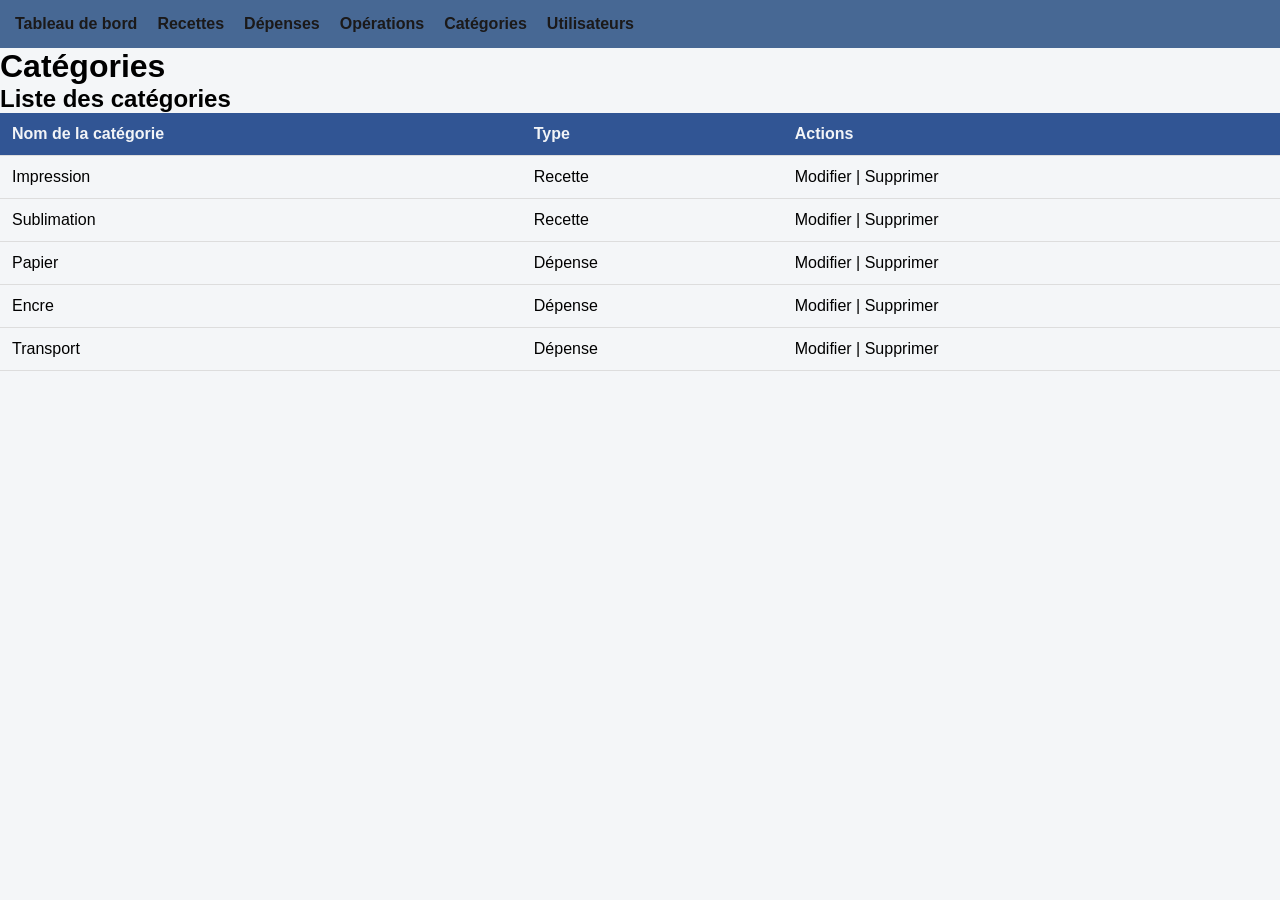
<file: categories.html>
<!DOCTYPE html>
<html lang="fr">
<head>
    <meta charset="UTF-8">
    <meta name="viewport" content="width=device-width, initial-scale=1.0">

    <title>YTECH - Catégories</title>

    <link rel="stylesheet" href="ressources/css/style.css">
</head>

<body>

    <nav>
        <a href="dashboard.html">Tableau de bord</a>
        <a href="recettes.html">Recettes</a>
        <a href="depenses.html">Dépenses</a>
        <a href="operations.html">Opérations</a>
        <a href="categories.html">Catégories</a>
        <a href="utilisateurs.html">Utilisateurs</a>
    </nav>

    <h1>Catégories</h1>

    <h2>Liste des catégories</h2>

    <table>
        <tr>
            <th>Nom de la catégorie</th>
            <th>Type</th>
            <th>Actions</th>
        </tr>

        <tr>
            <td>Impression</td>
            <td>Recette</td>
            <td>Modifier | Supprimer</td>
        </tr>

        <tr>
            <td>Sublimation</td>
            <td>Recette</td>
            <td>Modifier | Supprimer</td>
        </tr>

        <tr>
            <td>Papier</td>
            <td>Dépense</td>
            <td>Modifier | Supprimer</td>
        </tr>

        <tr>
            <td>Encre</td>
            <td>Dépense</td>
            <td>Modifier | Supprimer</td>
        </tr>

        <tr>
            <td>Transport</td>
            <td>Dépense</td>
            <td>Modifier | Supprimer</td>
        </tr>
    </table>

    <script src="ressources/js/script.js"></script>

</body>
</html>
</file>
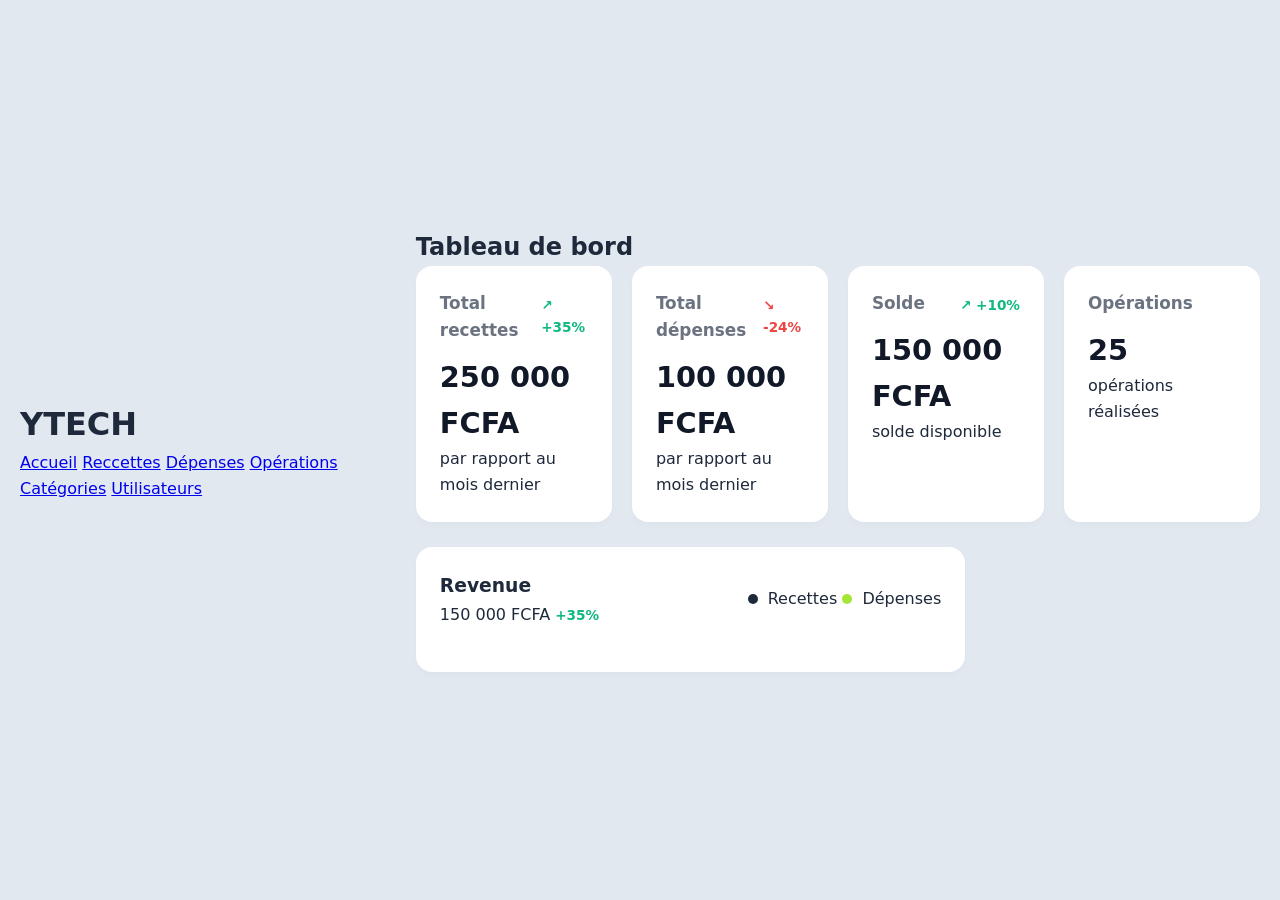
<file: dashboard.html>
<!DOCTYPE html>
<html lang="fr">
<head>
    <meta charset="UTF-8">
    <meta name="viewport" content="width=device-width, initial-scale=1.0">
    <title>YTECH-Tableau de bord</title>
    <link rel="stylesheet" href="Ressources/CSS/style.css">
</head>

<body>

    <header>
        <h1>YTECH</h1>
        <nav>
            <a href="dashboard.html">Accueil</a>
            <a href="recette.html">Reccettes</a>
            <a href="depenses.html">Dépenses</a>
            <a href="operations.html">Opérations</a>
            <a href="categories.html">Catégories</a>
            <a href="utilisateurs.html">Utilisateurs</a>
        </nav>
    </header>
    <main>
       <h2>Tableau de bord</h2>
       
<div class="cards">

  <div class="card">
    <div class="card-header">
      <h3>Total recettes</h3>
      <span class="trend positive">↗ +35%</span>
    </div>
    <p class="amount">250 000 FCFA</p>
    <span class="subtitle">par rapport au mois dernier</span>
  </div>

  <div class="card">
    <div class="card-header">
      <h3>Total dépenses</h3>
      <span class="trend negative">↘ -24%</span>
    </div>
    <p class="amount">100 000 FCFA</p>
    <span class="subtitle">par rapport au mois dernier</span>
  </div>

  <div class="card">
    <div class="card-header">
      <h3>Solde</h3>
      <span class="trend positive">↗ +10%</span>
    </div>
    <p class="amount">150 000 FCFA</p>
    <span class="subtitle">solde disponible</span>
  </div>

  <div class="card">
    <div class="card-header">
      <h3>Opérations</h3>
    </div>
    <p class="amount">25</p>
    <span class="subtitle">opérations réalisées</span>
  </div>

</div>

<div class="charts-grid">
  
  <div class="chart-card">
    <div class="chart-header">
      <div>
        <h3>Revenue</h3>
        <p class="amount-small">150 000 FCFA <span class="trend positive">+35%</span></p>
      </div>
      <div class="legend">
        <span class="dot income"></span> Recettes
        <span class="dot expenses"></span> Dépenses
      </div>
    </div>


  </div>

</div>
   
    </main>
     
</body>
</html>
</file>
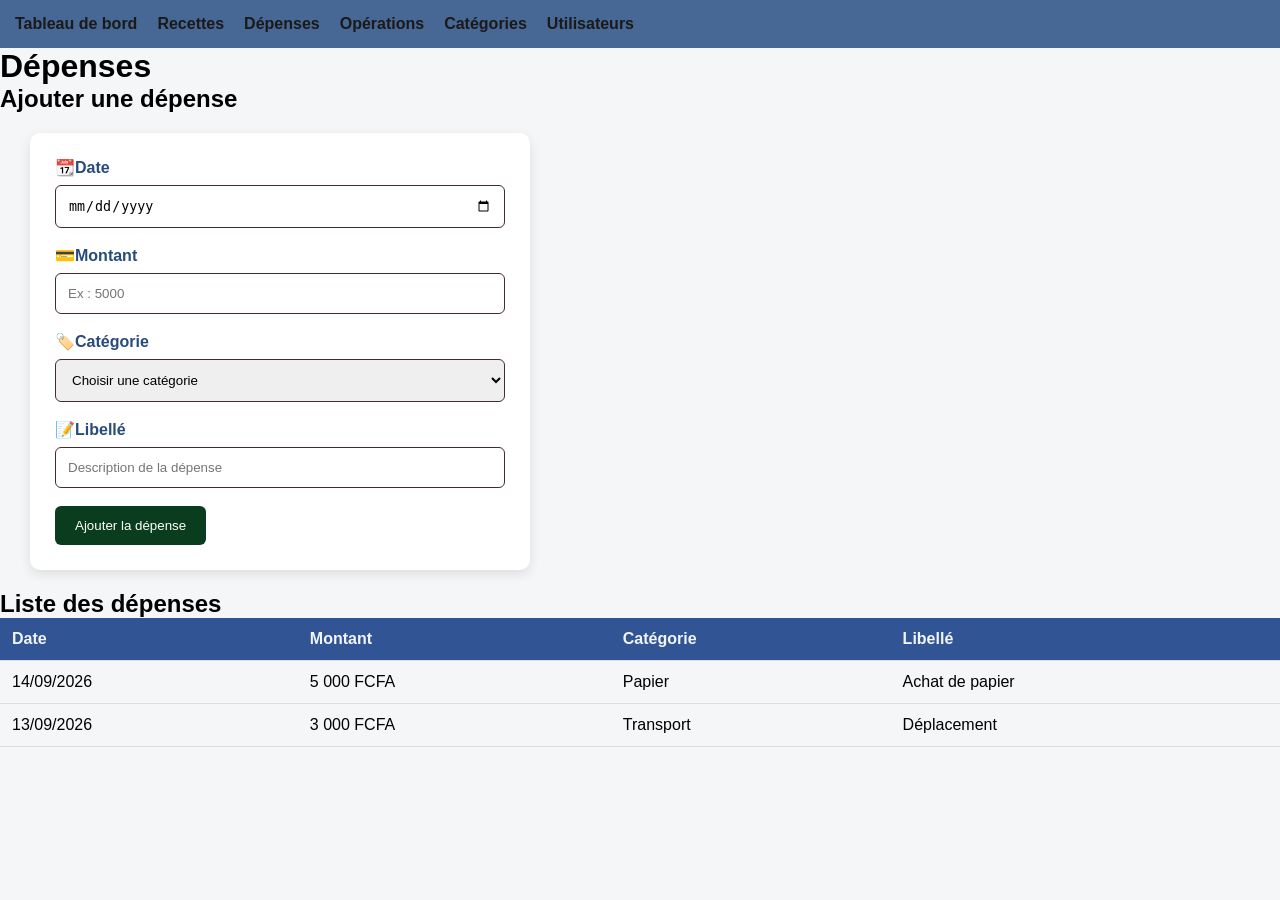
<file: depenses.html>
<!DOCTYPE html>
<html lang="fr">
<head>
    <meta charset="UTF-8">
    <meta name="viewport" content="width=device-width, initial-scale=1.0">

    <title>YTECH - Dépenses</title>

    <link rel="stylesheet" href="ressources/css/style.css">
</head>

<body>

    <nav>
        <a href="dashboard.html">Tableau de bord</a>
        <a href="recettes.html">Recettes</a>
        <a href="depenses.html">Dépenses</a>
        <a href="operations.html">Opérations</a>
        <a href="categories.html">Catégories</a>
        <a href="utilisateurs.html">Utilisateurs</a>
    </nav>

    <h1>Dépenses</h1>

    <h2>Ajouter une dépense</h2>

    <form>
        <label for="date">📆Date</label>
        <input type="date" id="date">

        <label for="montant">💳Montant</label>
        <input type="number" id="montant" placeholder="Ex : 5000">

        <label for="categorie">🏷️Catégorie</label>
        <select id="categorie">
            <option value="">Choisir une catégorie</option>
            <option>Papier</option>
            <option>Encre</option>
            <option>Maintenance</option>
            <option>Transport</option>
            <option>Électricité</option>
            <option>Communication</option>
            <option>Autres dépenses</option>
        </select>

        <label for="libelle">📝Libellé</label>
        <input type="text" id="libelle" placeholder="Description de la dépense">

        <button type="submit">Ajouter la dépense</button>
    </form>

    <h2>Liste des dépenses</h2>

<table>
    <tr>
        <th>Date</th>
        <th>Montant</th>
        <th>Catégorie</th>
        <th>Libellé</th>
    </tr>

    <tr>
        <td>14/09/2026</td>
        <td>5 000 FCFA</td>
        <td>Papier</td>
        <td>Achat de papier</td>
    </tr>

    <tr>
        <td>13/09/2026</td>
        <td>3 000 FCFA</td>
        <td>Transport</td>
        <td>Déplacement</td>
    </tr>
</table>

    <script src="ressources/js/script.js"></script>

</body>
</html>
</file>
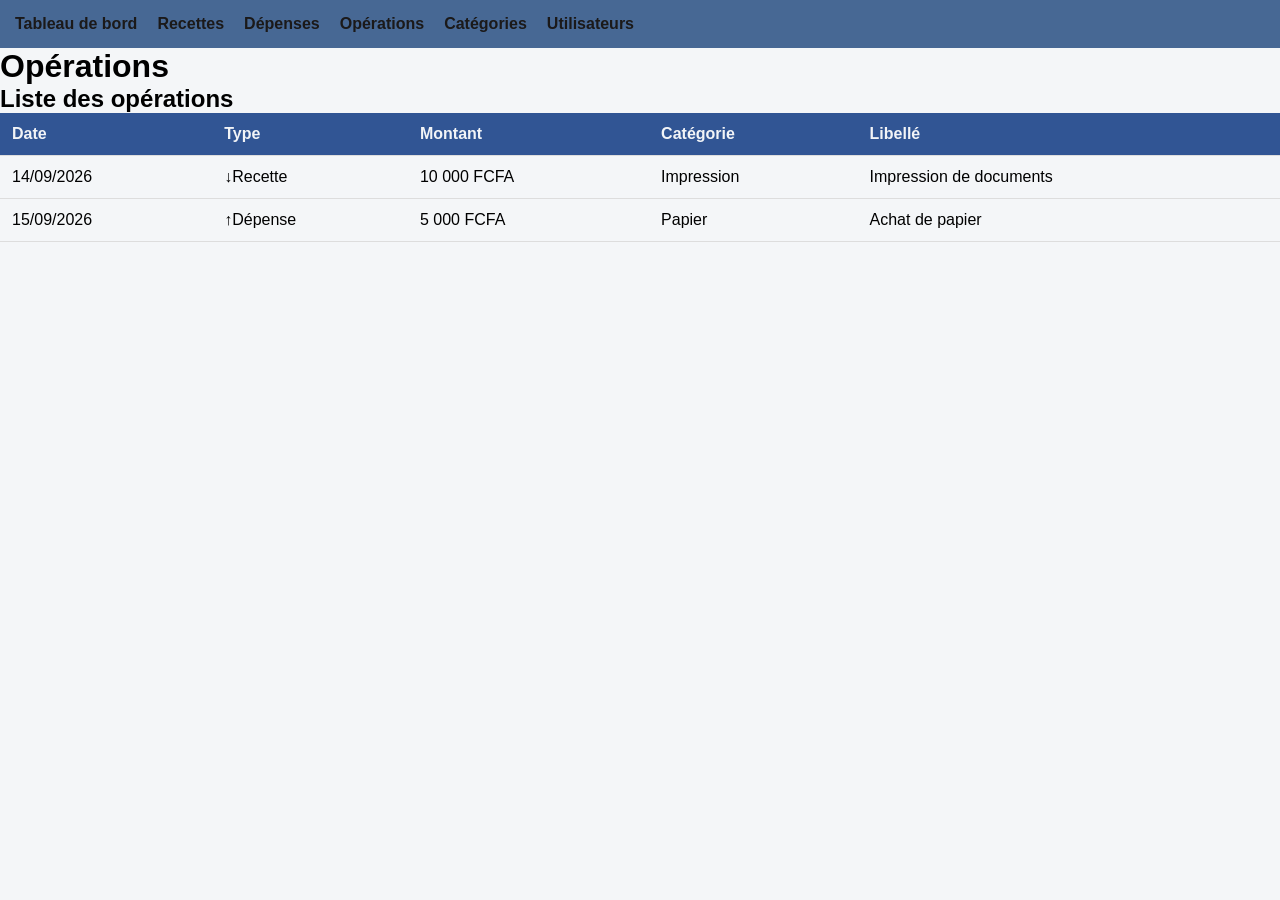
<file: operations.html>
<!DOCTYPE html>
<html lang="fr">
<head>
    <meta charset="UTF-8">
    <meta name="viewport" content="width=device-width, initial-scale=1.0">

    <title>YTECH - Opérations</title>

    <link rel="stylesheet" href="ressources/css/style.css">
</head>

<body>

    <nav>
        <a href="dashboard.html">Tableau de bord</a>
        <a href="recettes.html">Recettes</a>
        <a href="depenses.html">Dépenses</a>
        <a href="operations.html">Opérations</a>
        <a href="categories.html">Catégories</a>
        <a href="utilisateurs.html">Utilisateurs</a>
    </nav>

    <h1>Opérations</h1>

    <h2>Liste des opérations</h2>

    <table>
        <tr>
            <th>Date</th>
            <th>Type</th>
            <th>Montant</th>
            <th>Catégorie</th>
            <th>Libellé</th>
        </tr>

        <tr>
            <td>14/09/2026</td>
            <td>↓Recette</td>
            <td>10 000 FCFA</td>
            <td>Impression</td>
            <td>Impression de documents</td>
        </tr>

        <tr>
            <td>15/09/2026</td>
            <td>↑Dépense</td>
            <td>5 000 FCFA</td>
            <td>Papier</td>
            <td>Achat de papier</td>
        </tr>
    </table>

    <script src="ressources/js/script.js"></script>

</body>
</html>
</file>
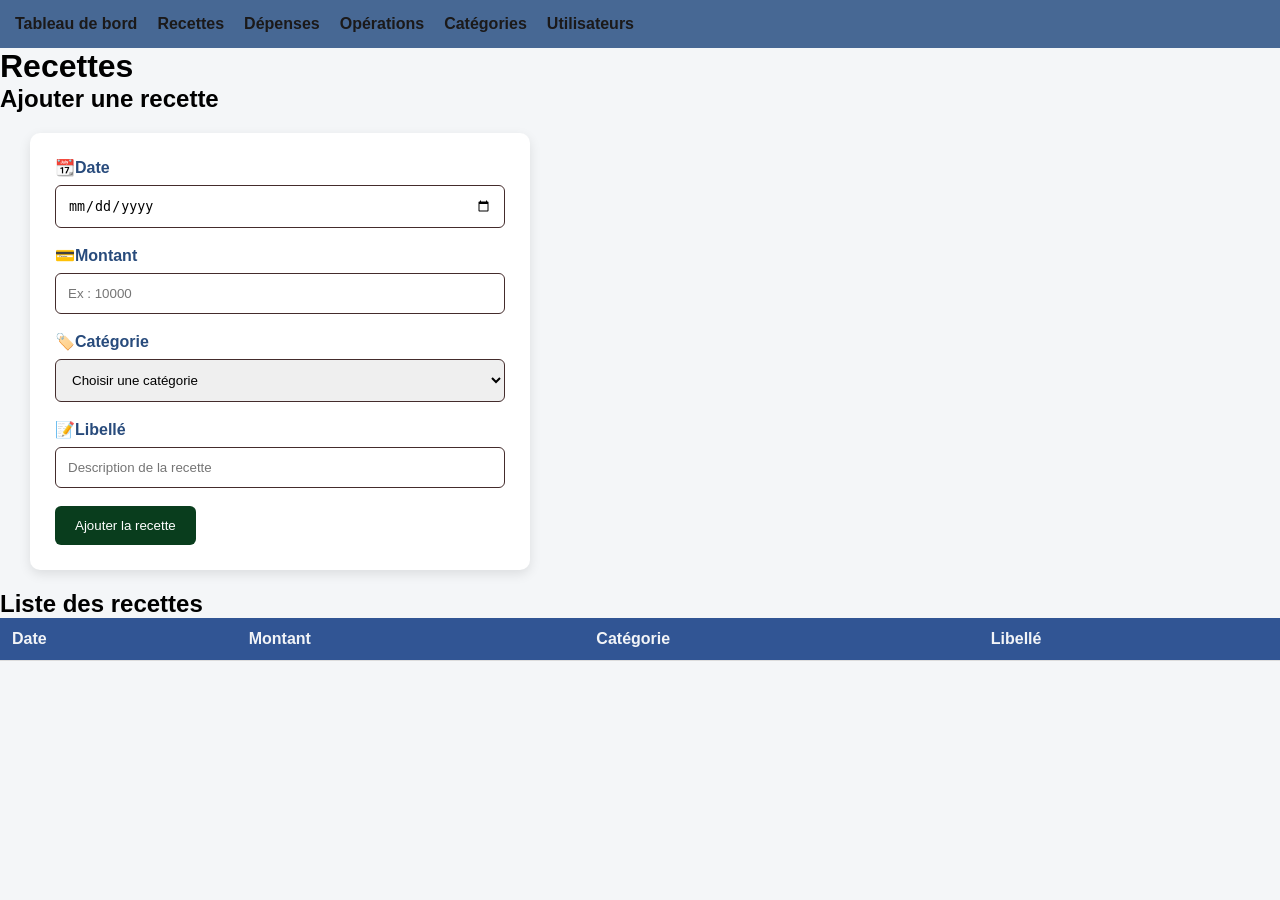
<file: recettes.html>
<!DOCTYPE html>
<html lang="fr">
<head>
    <meta charset="UTF-8">
    <meta name="viewport" content="width=device-width, initial-scale=1.0">

    <title>YTECH - Recettes</title>

    <link rel="stylesheet" href="ressources/css/style.css">
</head>

<body>

    <nav>
        <a href="dashboard.html">Tableau de bord</a>
        <a href="recettes.html">Recettes</a>
        <a href="depenses.html">Dépenses</a>
        <a href="operations.html">Opérations</a>
        <a href="categories.html">Catégories</a>
        <a href="utilisateurs.html">Utilisateurs</a>
    </nav>

    <h1>Recettes</h1>

    <h2>Ajouter une recette</h2>

    <form onsubmit="ajouterRecette(event)">
        <label for="date">📆Date</label>
        <input type="date" id="date">

        <label for="montant">💳Montant</label>
        <input type="number" id="montant" placeholder="Ex : 10000">

        <label for="categorie">🏷️Catégorie</label>
        <select id="categorie">
            <option value="">Choisir une catégorie</option>
            <option>Impression</option>
            <option>Sublimation</option>
            <option>Design graphique</option>
            <option>Autres services</option>
        </select>

        <label for="libelle">📝Libellé</label>
        <input type="text" id="libelle" placeholder="Description de la recette">

        <button type="submit">Ajouter la recette</button>
    </form>

    <h2>Liste des recettes</h2>

<table>
    <tr>
        <th>Date</th>
        <th>Montant</th>
        <th>Catégorie</th>
        <th>Libellé</th>
    </tr>

    <tbody id="liste-recettes">
    </tbody>
</table>


</table>


    <script src="ressources/js/script.js"></script>

</body>
</html>
</file>
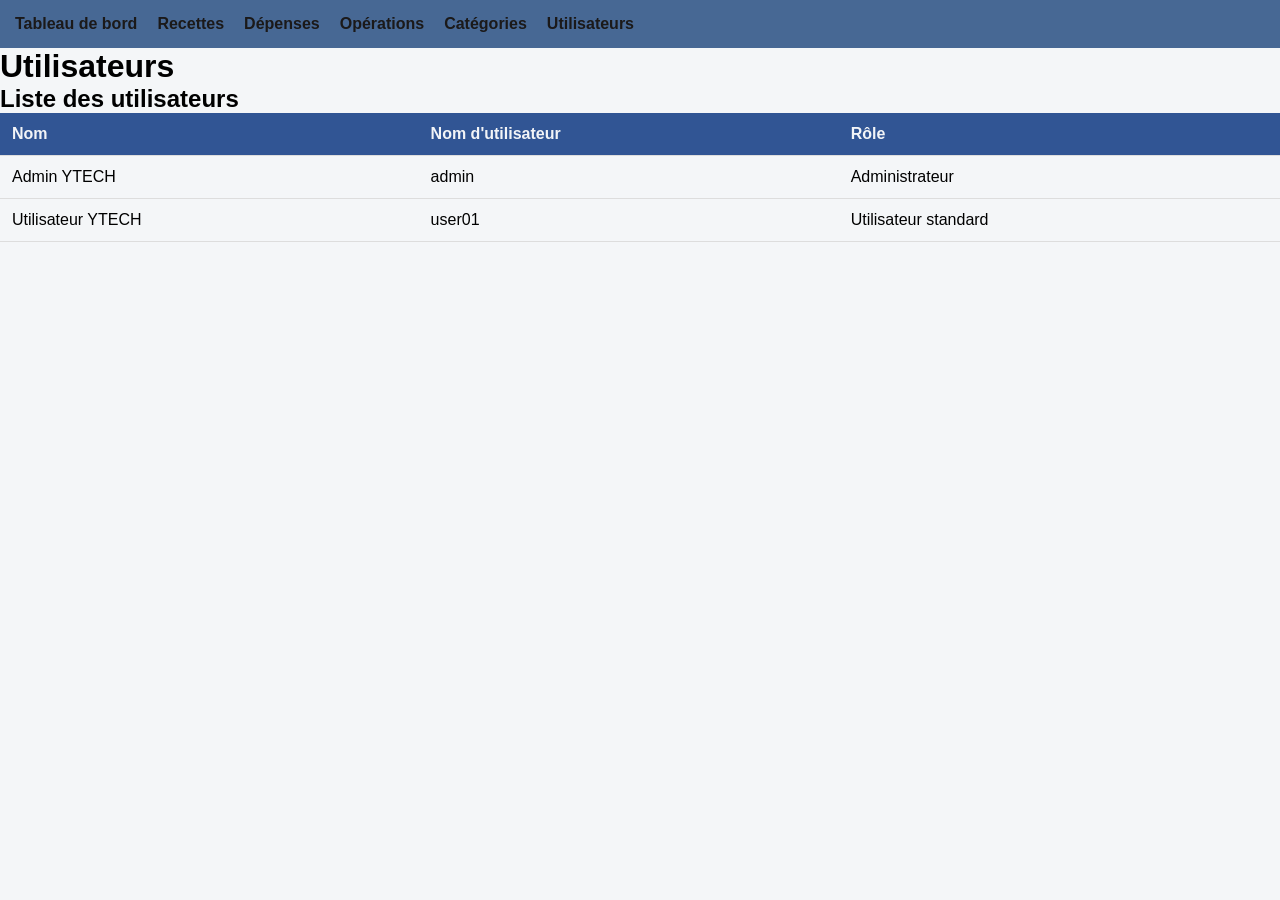
<file: utilisateurs.html>
<!DOCTYPE html>
<html lang="fr">
<head>
    <meta charset="UTF-8">
    <meta name="viewport" content="width=device-width, initial-scale=1.0">

    <title>YTECH - Utilisateurs</title>

    <link rel="stylesheet" href="ressources/css/style.css">
</head>

<body>

    <nav>
        <a href="dashboard.html">Tableau de bord</a>
        <a href="recettes.html">Recettes</a>
        <a href="depenses.html">Dépenses</a>
        <a href="operations.html">Opérations</a>
        <a href="categories.html">Catégories</a>
        <a href="utilisateurs.html">Utilisateurs</a>
    </nav>

    <h1>Utilisateurs</h1>

    <h2>Liste des utilisateurs</h2>

    <table>
        <tr>
            <th>Nom</th>
            <th>Nom d'utilisateur</th>
            <th>Rôle</th>
        </tr>

        <tr>
            <td>Admin YTECH</td>
            <td>admin</td>
            <td>Administrateur</td>
        </tr>

        <tr>
            <td>Utilisateur YTECH</td>
            <td>user01</td>
            <td>Utilisateur standard</td>
        </tr>
    </table>

    <script src="ressources/js/script.js"></script>

</body>
</html>
</file>
<file: ressources/css/style.css>
* {
    margin:0;
    padding: 0;
    box-sizing: border-box;
}

body {
    font-family: Arial,  sans-serif;
    min-width: 100vh;
    background-color: #f4f6f8;   
}
.login-container {
    width: 100%;
    max-width: 420px;
    margin: 80px auto;
    padding: 35px;
    background-color: white;
    border-radius: 16px;
    box-shadow: 0 8px 30px rgba(21, 101, 216, 0.12);
}

.login-container h1 {
    text-align: center;
    margin-bottom: 10px;
    color: #1565D8;
    font-size: 36px;
}

.login-container p {
    text-align: center;
    color: #64748B;
    margin-bottom: 30px;
}

.login-container h2 {
    color: #172B4D;
    margin-bottom: 20px;
}

.login-container label {
    display: block;
    margin-bottom: 8px;
    font-weight: bold;
    color: #172B4D;
}

.login-container input {
    width: 100%;
    padding: 13px;
    margin-bottom: 20px;
    border: 1px solid #CBD5E1;
    border-radius: 8px;
    font-size: 15px;
}

.login-container input:focus {
    outline: none;
    border-color: #1565D8;
    box-shadow: 0 0 0 3px rgba(21, 101, 216, 0.1);
}

.login-container button {
    width: 100%;
    padding: 13px;
    border: none;
    border-radius: 8px;
    background-color: #1565D8;
    color: white;
    font-size: 16px;
    font-weight: bold;
    cursor: pointer;
}

.login-container button:hover {
    background-color: #0D47A1;
}



nav {
    background-color: #476894;
    padding: 15px;
    display: flex;
    gap: 20px;
}

nav a {
    color: rgb(27, 25, 25);
    text-decoration: none;
    font-weight: bold;
}

nav a:hover {
    color: #ccc;
}

.cartes {
    display: flex;
    gap: 20px;
    padding: 30px;
}

.card {
    flex: 1;
    background-color: rgb(236, 235, 238);
    padding: 25px;
    border-radius: 10px;
    box-shadow: 0 4px 12px rgba(0, 0, 0, 0.1);
}

.card h3 {
    margin-bottom: 15px;
}
.card p {
    font-size: 24px;
    font-weight: bold;
}

.fleche-recette {
    color: #22C55E;
}

.fleche-depense {
    color: #EF4444;
}

.fleche-solde {
    color: #1565D8;
}

.operations-recentes {
    margin: 0 30px;
    background-color: white;
    padding: 25px;
    border-radius: 10px;
    box-shadow: 0 4px 12px rgba(0, 0, 0, 0.1);
}

.operations-recentes h2 {
    margin-bottom: 20px;
}

table {
    width: 100%;
    border-collapse: collapse;
}

th, td {
    padding: 12px;
    text-align: left;
    border-bottom: 1px solid #ddd;
}

th {
    background-color: #194288e3;
    color: #f2f4f7;
}

form {
    max-width: 500px;
    margin: 20px 30px;
    background-color: white;
    padding: 25px;
    border-radius: 10px;
    box-shadow: 0 4px 12px rgba(0, 0, 0, 0.1);
}

form label {
    display: block;
    margin-bottom: 8px;
    font-weight: bold;
    color: #284b7c;
}

form input,
form select {
    width: 100%;
    padding: 12px;
    margin-bottom: 18px;
    border: 1px solid #442c2c;
    border-radius: 6px;
}

form button {
    padding: 12px 20px;
    border: none;
    border-radius: 6px;
    background-color: #093d1d;
    color: white;
    cursor: pointer;
}

form button:hover {
    background-color: #444;
}
.card:nth-child(1) h3 {
    color: #22C55E;
}

.card:nth-child(2) h3 {
    color: #EF4444;
}

.card:nth-child(3) h3 {
    color: #1565D8;
}

.type-recette {
    color: #22C55E;
    font-weight: bold;
}

.type-depense {
    color: #EF4444;
    font-weight: bold;
}
</file>
<file: Ressources/CSS/style.css>
*{
    margin:0;
    padding: 0;
    box-sizing: border-box;
}

body{
    font-family: 'Poppins', sans-serif;
    background: #d0d4d8;
    min-height: 100vh;
    display: flex;
    justify-content: center;
    align-items: center;
}

.logo-badge {
    width: 55px;
    height: 55px;
    background: #476894;
    color: white;
    border-radius: 50%;
    display: flex;
    justify-content: center;
    align-items: center;
    font-size: 35px;
    font-weight: bold;
    position: absolute;
    top: 25px;
    box-shadow: 0 4px 12px rgba(0, 0, 0, 0.45);
    
}
.login-container {
    width: 400px;
    background: #fff;
    padding: 45px 55px;
    border-radius: 10px;
    box-shadow: 0 4px 12px rgba(0, 0, 0, 0.45);
    justify-content: center;
    text-align: center;
}

.login-container h1 {
    font-size: 30px;
    font-weight: 700;
    margin-bottom: 8px;
    color: #4e49c4;
}

.login-container p {
    font-size: 16px;
    color: #666;
    margin-bottom: 30px;
}
.login-container h2 {
    font-size: 30px;
    font-weight: 600;
    margin-bottom: 8px;
    color: #4e49c4;

}
form {
    display: flex;
    flex-direction: column;
    text-align: left;
}
label {
    margin-bottom: 5px;
    font-weight: bold;
    color: #333;
}
input {
    width: 100%;
    padding: 13px 15px;
    margin-bottom: 20px;
    border: 1px solid #ccc;
    border-radius: 8px;
    font-size: 14px;
    outline: none;
    
    
}
input:focus {
    border-color: #4e49c4;
    box-shadow: 0 0 5px rgba(78, 73, 196, 0.5);
}
button {
    padding: 12px 20px;
    background: #4e49c4;
    color: #fff;
    border: none;
    border-radius: 8px;
    font-size: 18px;
    font-weight: bold;
    cursor: pointer;

}
* {
  margin: 0;
  padding: 0;
  box-sizing: border-box
  }

  body {
  font-family: Arial, sans-serif;
  color: #333333;
  background-color: #f4f4f4;
  line-height: 1.6;
}

/* 1. RESET ET CONFIGURATION GLOBALE */
* {
  margin: 0;
  padding: 0;
  box-sizing: border-box;
}
body {
  font-family: Arial, sans-serif;
  color: #333333;
  background-color: #f4f4f4;
  line-height: 1.6;
}

/* 1. RESET ET STYLES GLOBAUX */
* {
  margin: 0;
  padding: 0;
  box-sizing: border-box;
}

body {
  font-family: 'Segoe UI', system-ui, -apple-system, sans-serif;
  background-color: #e2e8f0; /* Fond gris clair global */
  color: #1e293b;
  padding: 20px;
}

main {
  max-width: 1200px;
  margin: 0 auto;
}

/* 2. BANNIÈRE SOMBRE À GAUCHE (Update) */
.dashboard-banner {
  background-color: #111827; /* Noir / Gris très sombre */
  color: #ffffff;
  padding: 25px;
  border-radius: 16px;
  display: flex;
  justify-content: space-between;
  align-items: center;
  margin-bottom: 25px;
}

.banner-content .badge {
  background-color: #1f2937;
  padding: 4px 12px;
  border-radius: 20px;
  font-size: 0.8rem;
  font-weight: 600;
}

.banner-content .date {
  color: #9ca3af;
  font-size: 0.85rem;
  margin: 10px 0 5px 0;
}

.banner-content h3 {
  font-size: 1.25rem;
  margin-bottom: 15px;
}

.banner-link {
  color: #a3e635; /* Vert néon / Pomme */
  text-decoration: none;
  font-weight: bold;
}

.banner-icon {
  font-size: 4rem;
  color: #a3e635; /* Vert néon pour l'étoile/élément visuel */
}

/* 3. CARTES DE STATISTIQUES (Net Income & Total Return) */
.cards {
  display: flex;
  gap: 20px;
  margin-bottom: 25px;
}

.card {
  flex: 1;
  background-color: #ffffff;
  padding: 24px;
  border-radius: 16px;
  box-shadow: 0 4px 6px rgba(0, 0, 0, 0.02);
}

.card-header {
  display: flex;
  justify-content: space-between;
  color: #6b7280;
  font-size: 0.9rem;
  margin-bottom: 10px;
}

.card .amount {
  font-size: 1.8rem;
  font-weight: 800;
  color: #111827;
}

/* Couleurs des pourcentages / tendances */
.trend {
  font-size: 0.85rem;
  font-weight: 600;
  display: inline-block;
  margin-top: 5px;
}

.trend.positive {
  color: #10b981; /* Vert positif */
}

.trend.negative {
  color: #ef4444; /* Rouge négatif */
}

.sparkline {
  width: 100%;
  height: 30px;
  margin-top: 10px;
}

/* 4. GRILLE DES GRAPHIQUES (Revenue & Performance) */
.charts-grid {
  display: grid;
  grid-template-columns: 2fr 1fr;
  gap: 20px;
}

.chart-card {
  background-color: #ffffff;
  padding: 24px;
  border-radius: 16px;
  box-shadow: 0 4px 6px rgba(0, 0, 0, 0.02);
}

.chart-header {
  display: flex;
  justify-content: space-between;
  align-items: center;
  margin-bottom: 20px;
}

.chart-amount {
  font-size: 1.5rem;
  font-weight: bold;
  margin-top: 5px;
}

.chart-legend {
  display: flex;
  gap: 15px;
  font-size: 0.85rem;
  color: #6b7280;
}

.dot {
  display: inline-block;
  width: 10px;
  height: 10px;
  border-radius: 50%;
  margin-right: 5px;
}

.dot.income { background-color: #1e293b; }   /* Bâtons sombres */
.dot.expenses { background-color: #a3e635; } /* Bâtons vert néon */

/* Graphique en bâtons (Simulé) */
.bar-chart-mock {
  display: flex;
  justify-content: space-between;
  align-items: flex-end;
  height: 180px;
  padding-top: 20px;
}

.bar-group {
  display: flex;
  gap: 6px;
  align-items: flex-end;
  height: 100%;
}

.bar {
  width: 12px;
  border-radius: 4px;
}

.bar.dark { background-color: #1e293b; }
.bar.green { background-color: #a3e635; }

/* Graphique Circulaire Donut (Simulé) */
.donut-container {
  display: flex;
  justify-content: center;
  align-items: center;
  padding: 30px 0;
}

.donut-mock {
  width: 150px;
  height: 150px;
  border-radius: 50%;
  /* Gradient pour former l'anneau avec les couleurs Orange, Vert Néon et Sombre */
  background: conic-gradient(#ea580c 0% 35%, #a3e635 35% 70%, #1e293b 70% 100%);
  display: flex;
  justify-content: center;
  align-items: center;
}

.donut-center {
  width: 95px;
  height: 95px;
  background-color: #ffffff;
  border-radius: 50%;
  display: flex;
  flex-direction: column;
  justify-content: center;
  align-items: center;
}

.donut-label {
  font-size: 0.75rem;
  color: #6b7280;
}

.donut-value {
  font-weight: 800;
  font-size: 1.2rem;
  color: #111827;
}

/* 5. RESPONSIVE (POUR MOBILES ET TABLETTES) */
@media (max-width: 900px) {
  .cards, .charts-grid {
    flex-direction: column;
    grid-template-columns: 1fr;
  }
}
</file>
